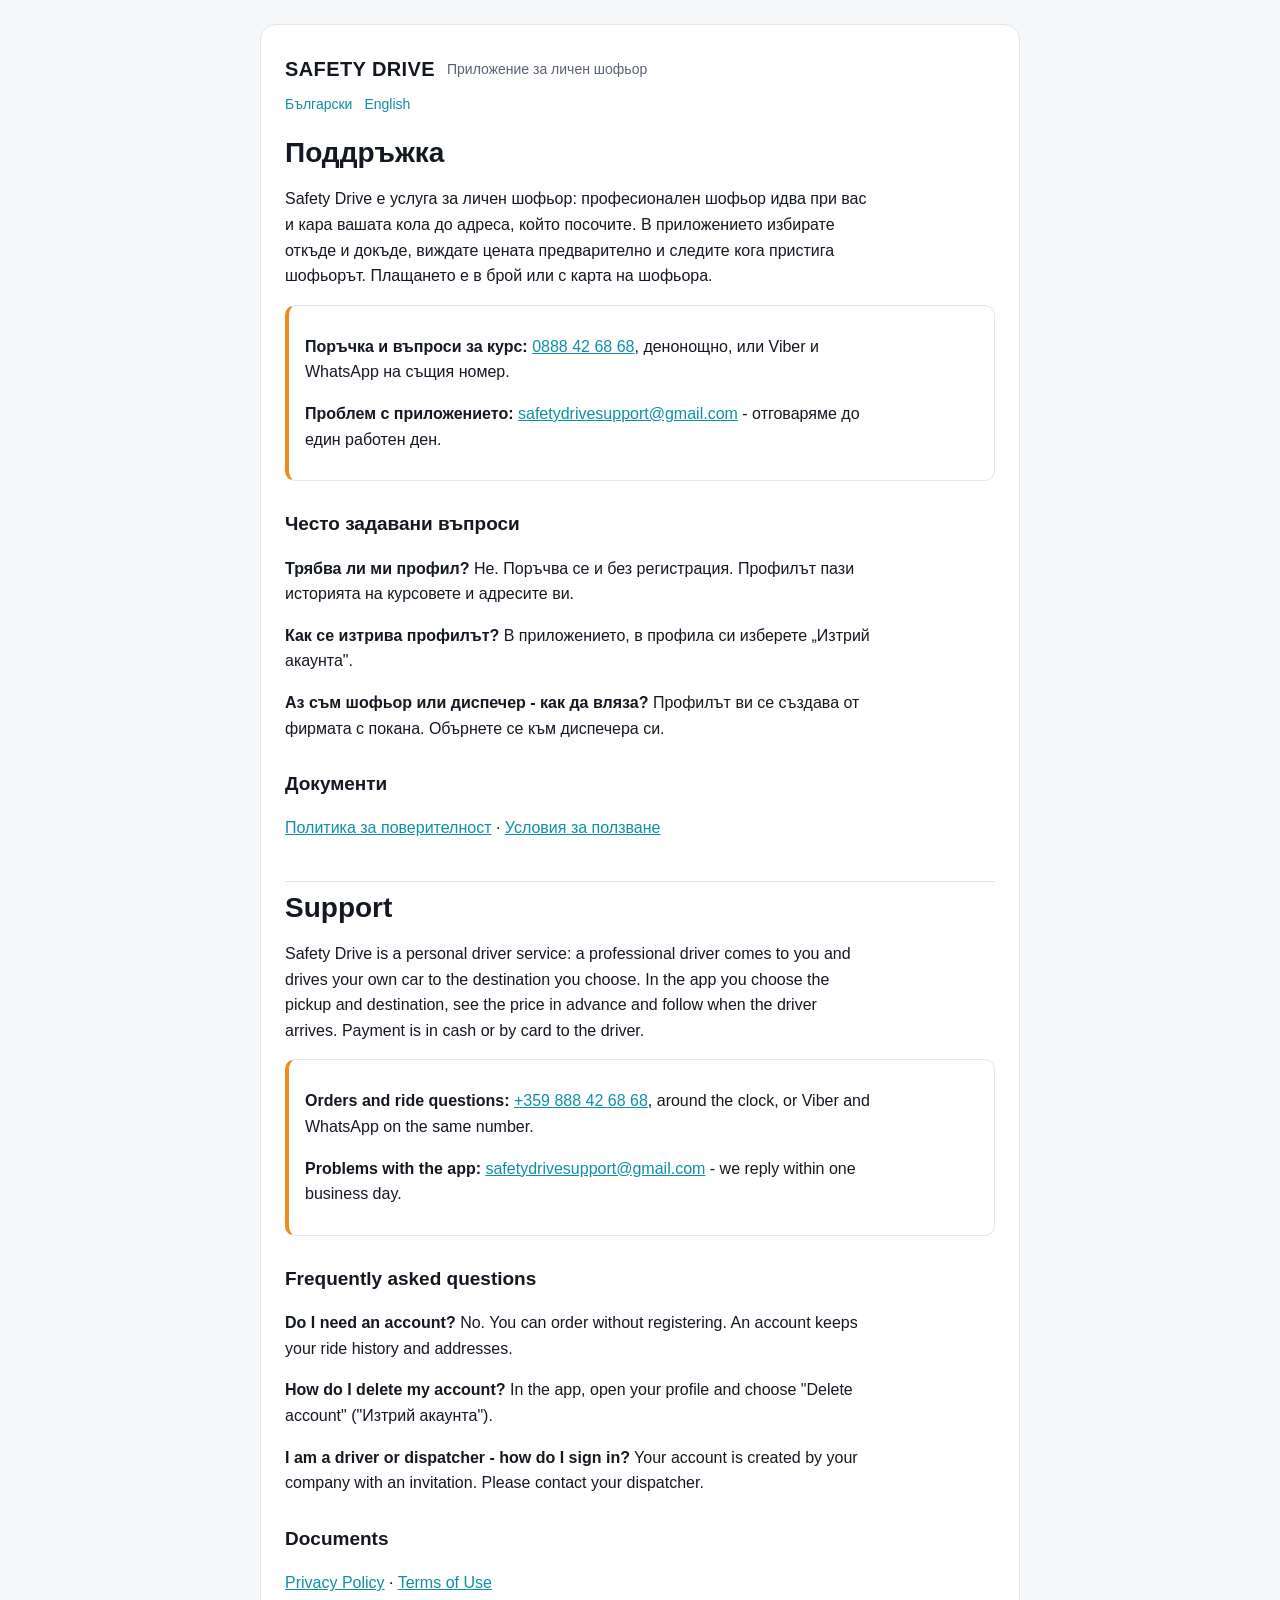
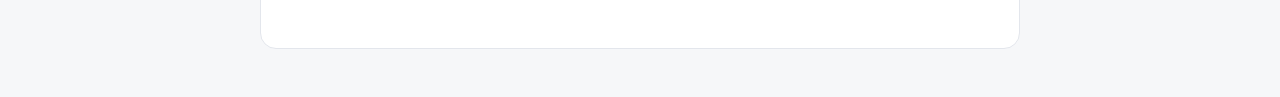
<file: index.html>
<!doctype html>
<html lang="bg">
<head>
<meta charset="utf-8">
<meta name="viewport" content="width=device-width, initial-scale=1">
<title>Safety Drive - Поддръжка</title>
<meta name="description" content="Поддръжка за приложението Safety Drive.">
<link rel="stylesheet" href="style.css">
</head>
<body>
<main>
  <header class="brand"><strong>SAFETY DRIVE</strong><span>Приложение за личен шофьор</span></header>
  <nav class="lang"><a href="#bg">Български</a><a href="#en">English</a></nav>

  <section id="bg" lang="bg">
    <h1>Поддръжка</h1>
    <p>Safety Drive е услуга за личен шофьор: професионален шофьор идва при вас и кара вашата кола до адреса, който посочите. В приложението избирате откъде и докъде, виждате цената предварително и следите кога пристига шофьорът. Плащането е в брой или с карта на шофьора.</p>

    <div class="box">
      <p><strong>Поръчка и въпроси за курс:</strong> <a href="tel:+359888426868">0888 42 68 68</a>, денонощно, или Viber и WhatsApp на същия номер.</p>
      <p><strong>Проблем с приложението:</strong> <a href="mailto:safetydrivesupport@gmail.com">safetydrivesupport@gmail.com</a> - отговаряме до един работен ден.</p>
    </div>

    <h2>Често задавани въпроси</h2>
    <p><strong>Трябва ли ми профил?</strong> Не. Поръчва се и без регистрация. Профилът пази историята на курсовете и адресите ви.</p>
    <p><strong>Как се изтрива профилът?</strong> В приложението, в профила си изберете „Изтрий акаунта".</p>
    <p><strong>Аз съм шофьор или диспечер - как да вляза?</strong> Профилът ви се създава от фирмата с покана. Обърнете се към диспечера си.</p>

    <h2>Документи</h2>
    <p><a href="privacy/">Политика за поверителност</a> · <a href="terms/">Условия за ползване</a></p>
  </section>

  <hr>

  <section id="en" lang="en">
    <h1>Support</h1>
    <p>Safety Drive is a personal driver service: a professional driver comes to you and drives your own car to the destination you choose. In the app you choose the pickup and destination, see the price in advance and follow when the driver arrives. Payment is in cash or by card to the driver.</p>

    <div class="box">
      <p><strong>Orders and ride questions:</strong> <a href="tel:+359888426868">+359 888 42 68 68</a>, around the clock, or Viber and WhatsApp on the same number.</p>
      <p><strong>Problems with the app:</strong> <a href="mailto:safetydrivesupport@gmail.com">safetydrivesupport@gmail.com</a> - we reply within one business day.</p>
    </div>

    <h2>Frequently asked questions</h2>
    <p><strong>Do I need an account?</strong> No. You can order without registering. An account keeps your ride history and addresses.</p>
    <p><strong>How do I delete my account?</strong> In the app, open your profile and choose "Delete account" ("Изтрий акаунта").</p>
    <p><strong>I am a driver or dispatcher - how do I sign in?</strong> Your account is created by your company with an invitation. Please contact your dispatcher.</p>

    <h2>Documents</h2>
    <p><a href="privacy/#en">Privacy Policy</a> · <a href="terms/#en">Terms of Use</a></p>
  </section>
</main>
</body>
</html>
</file>
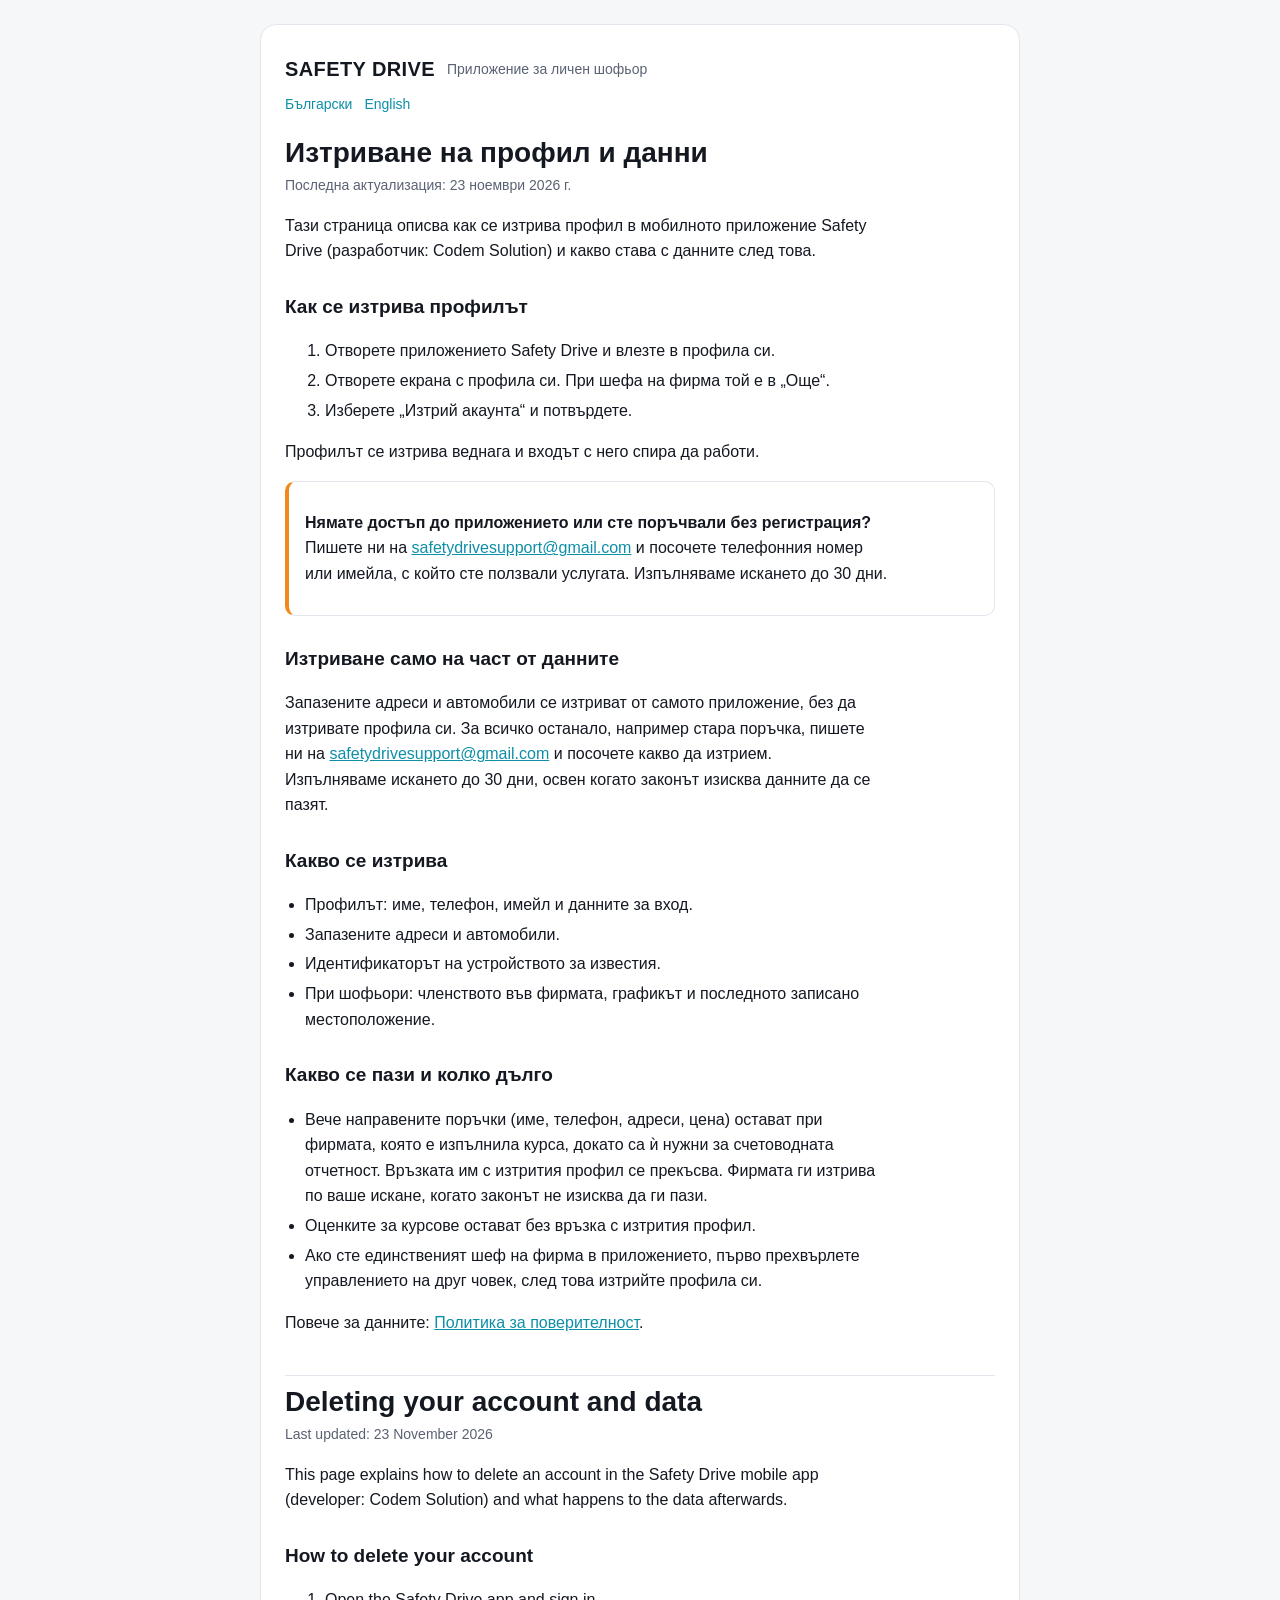
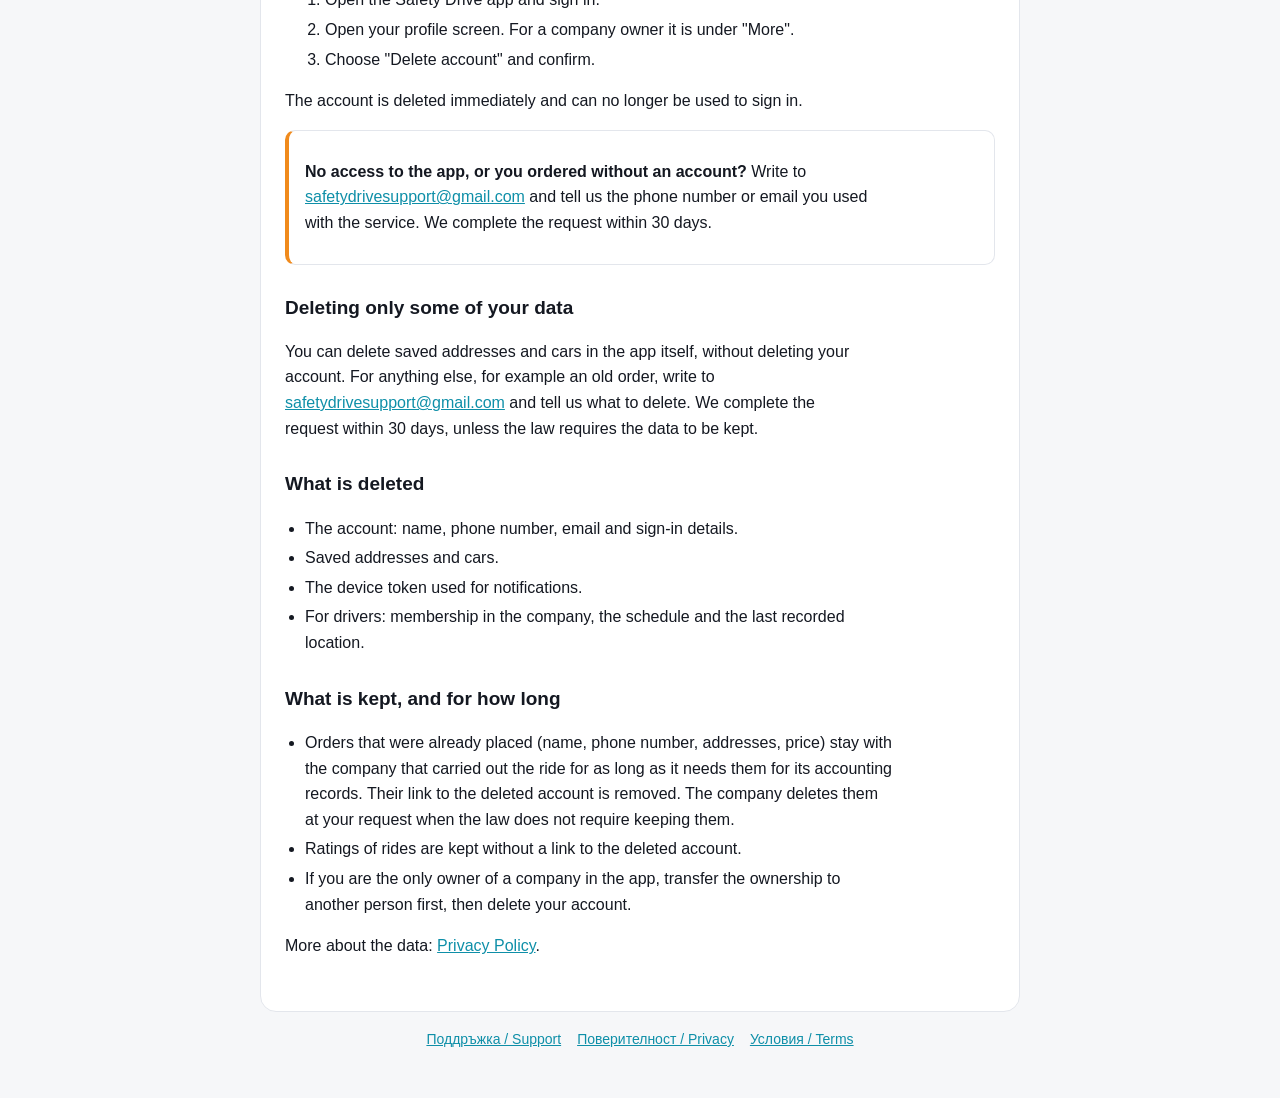
<file: delete-account/index.html>
<!doctype html>
<html lang="bg">
<head>
<meta charset="utf-8">
<meta name="viewport" content="width=device-width, initial-scale=1">
<title>Safety Drive - Изтриване на профил и данни</title>
<meta name="description" content="Как се изтрива профил в приложението Safety Drive и какво става с данните.">
<link rel="stylesheet" href="../style.css">
</head>
<body>
<main>
  <header class="brand"><strong>SAFETY DRIVE</strong><span>Приложение за личен шофьор</span></header>
  <nav class="lang"><a href="#bg">Български</a><a href="#en">English</a></nav>

  <section id="bg" lang="bg">
    <h1>Изтриване на профил и данни</h1>
    <p class="updated">Последна актуализация: 23 ноември 2026 г.</p>

    <p>Тази страница описва как се изтрива профил в мобилното приложение Safety Drive (разработчик: Codem Solution) и какво става с данните след това.</p>

    <h2>Как се изтрива профилът</h2>
    <ol>
      <li>Отворете приложението Safety Drive и влезте в профила си.</li>
      <li>Отворете екрана с профила си. При шефа на фирма той е в „Още“.</li>
      <li>Изберете „Изтрий акаунта“ и потвърдете.</li>
    </ol>
    <p>Профилът се изтрива веднага и входът с него спира да работи.</p>

    <div class="box">
      <p><strong>Нямате достъп до приложението или сте поръчвали без регистрация?</strong> Пишете ни на <a href="mailto:safetydrivesupport@gmail.com?subject=Изтриване%20на%20данни%20Safety%20Drive">safetydrivesupport@gmail.com</a> и посочете телефонния номер или имейла, с който сте ползвали услугата. Изпълняваме искането до 30 дни.</p>
    </div>

    <h2>Изтриване само на част от данните</h2>
    <p>Запазените адреси и автомобили се изтриват от самото приложение, без да изтривате профила си. За всичко останало, например стара поръчка, пишете ни на <a href="mailto:safetydrivesupport@gmail.com?subject=Изтриване%20на%20данни%20Safety%20Drive">safetydrivesupport@gmail.com</a> и посочете какво да изтрием. Изпълняваме искането до 30 дни, освен когато законът изисква данните да се пазят.</p>

    <h2>Какво се изтрива</h2>
    <ul>
      <li>Профилът: име, телефон, имейл и данните за вход.</li>
      <li>Запазените адреси и автомобили.</li>
      <li>Идентификаторът на устройството за известия.</li>
      <li>При шофьори: членството във фирмата, графикът и последното записано местоположение.</li>
    </ul>

    <h2>Какво се пази и колко дълго</h2>
    <ul>
      <li>Вече направените поръчки (име, телефон, адреси, цена) остават при фирмата, която е изпълнила курса, докато са ѝ нужни за счетоводната отчетност. Връзката им с изтрития профил се прекъсва. Фирмата ги изтрива по ваше искане, когато законът не изисква да ги пази.</li>
      <li>Оценките за курсове остават без връзка с изтрития профил.</li>
      <li>Ако сте единственият шеф на фирма в приложението, първо прехвърлете управлението на друг човек, след това изтрийте профила си.</li>
    </ul>

    <p>Повече за данните: <a href="../privacy/">Политика за поверителност</a>.</p>
  </section>

  <hr>

  <section id="en" lang="en">
    <h1>Deleting your account and data</h1>
    <p class="updated">Last updated: 23 November 2026</p>

    <p>This page explains how to delete an account in the Safety Drive mobile app (developer: Codem Solution) and what happens to the data afterwards.</p>

    <h2>How to delete your account</h2>
    <ol>
      <li>Open the Safety Drive app and sign in.</li>
      <li>Open your profile screen. For a company owner it is under "More".</li>
      <li>Choose "Delete account" and confirm.</li>
    </ol>
    <p>The account is deleted immediately and can no longer be used to sign in.</p>

    <div class="box">
      <p><strong>No access to the app, or you ordered without an account?</strong> Write to <a href="mailto:safetydrivesupport@gmail.com?subject=Safety%20Drive%20data%20deletion">safetydrivesupport@gmail.com</a> and tell us the phone number or email you used with the service. We complete the request within 30 days.</p>
    </div>

    <h2>Deleting only some of your data</h2>
    <p>You can delete saved addresses and cars in the app itself, without deleting your account. For anything else, for example an old order, write to <a href="mailto:safetydrivesupport@gmail.com?subject=Safety%20Drive%20data%20deletion">safetydrivesupport@gmail.com</a> and tell us what to delete. We complete the request within 30 days, unless the law requires the data to be kept.</p>

    <h2>What is deleted</h2>
    <ul>
      <li>The account: name, phone number, email and sign-in details.</li>
      <li>Saved addresses and cars.</li>
      <li>The device token used for notifications.</li>
      <li>For drivers: membership in the company, the schedule and the last recorded location.</li>
    </ul>

    <h2>What is kept, and for how long</h2>
    <ul>
      <li>Orders that were already placed (name, phone number, addresses, price) stay with the company that carried out the ride for as long as it needs them for its accounting records. Their link to the deleted account is removed. The company deletes them at your request when the law does not require keeping them.</li>
      <li>Ratings of rides are kept without a link to the deleted account.</li>
      <li>If you are the only owner of a company in the app, transfer the ownership to another person first, then delete your account.</li>
    </ul>

    <p>More about the data: <a href="../privacy/#en">Privacy Policy</a>.</p>
  </section>
</main>
<footer><a href="../">Поддръжка / Support</a><a href="../privacy/">Поверителност / Privacy</a><a href="../terms/">Условия / Terms</a></footer>
</body>
</html>
</file>
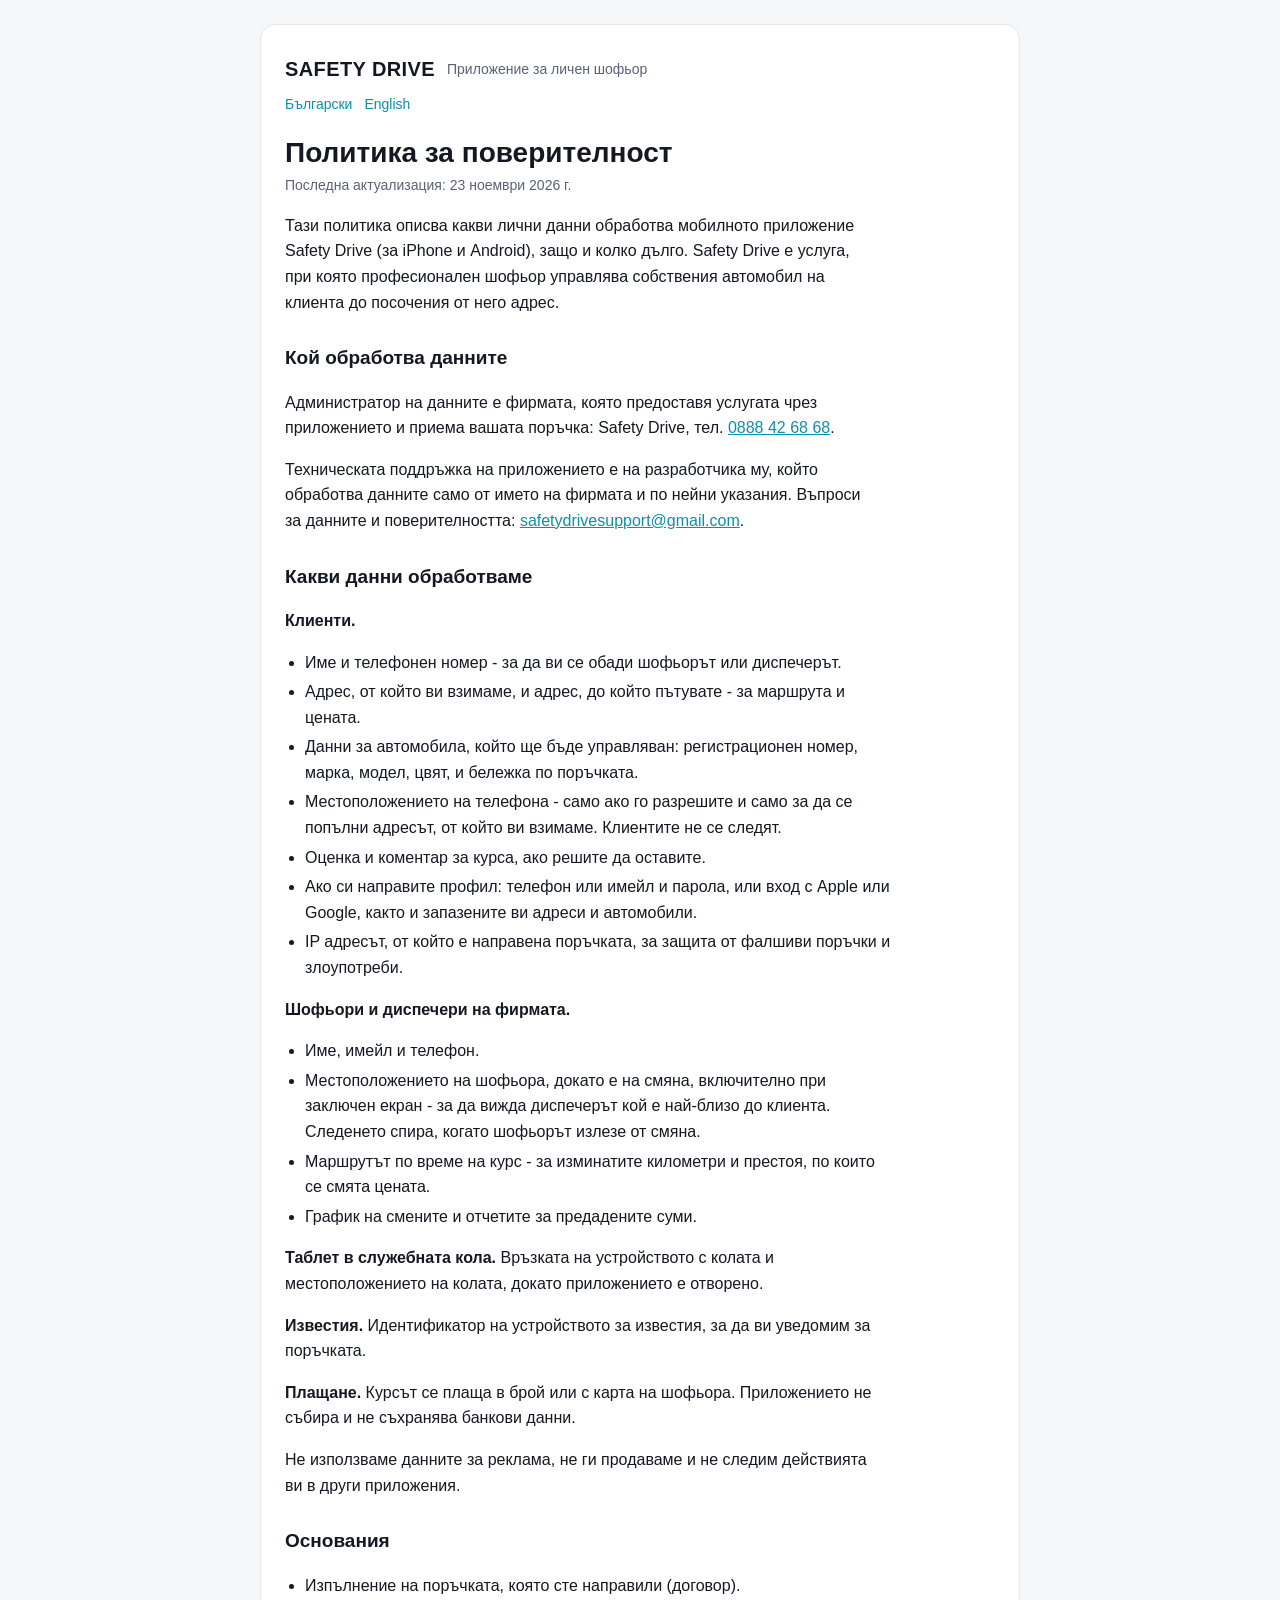
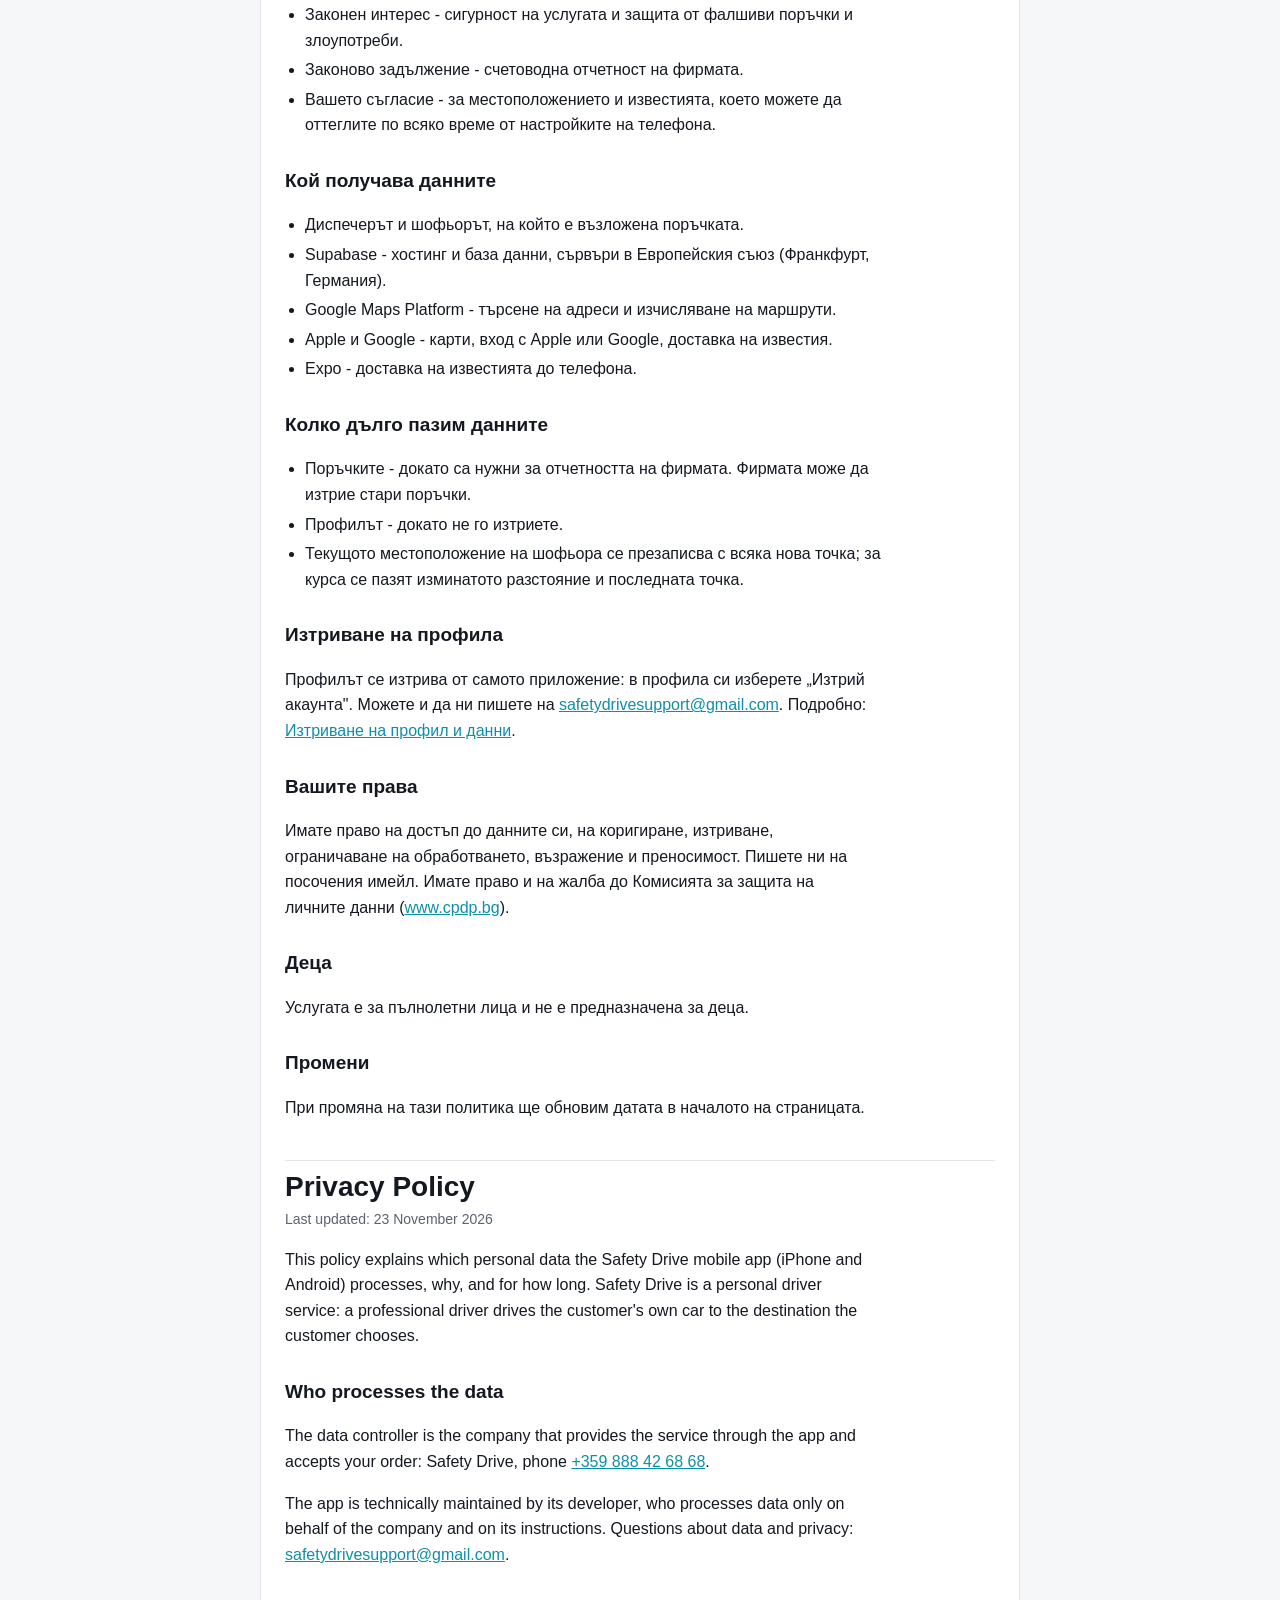
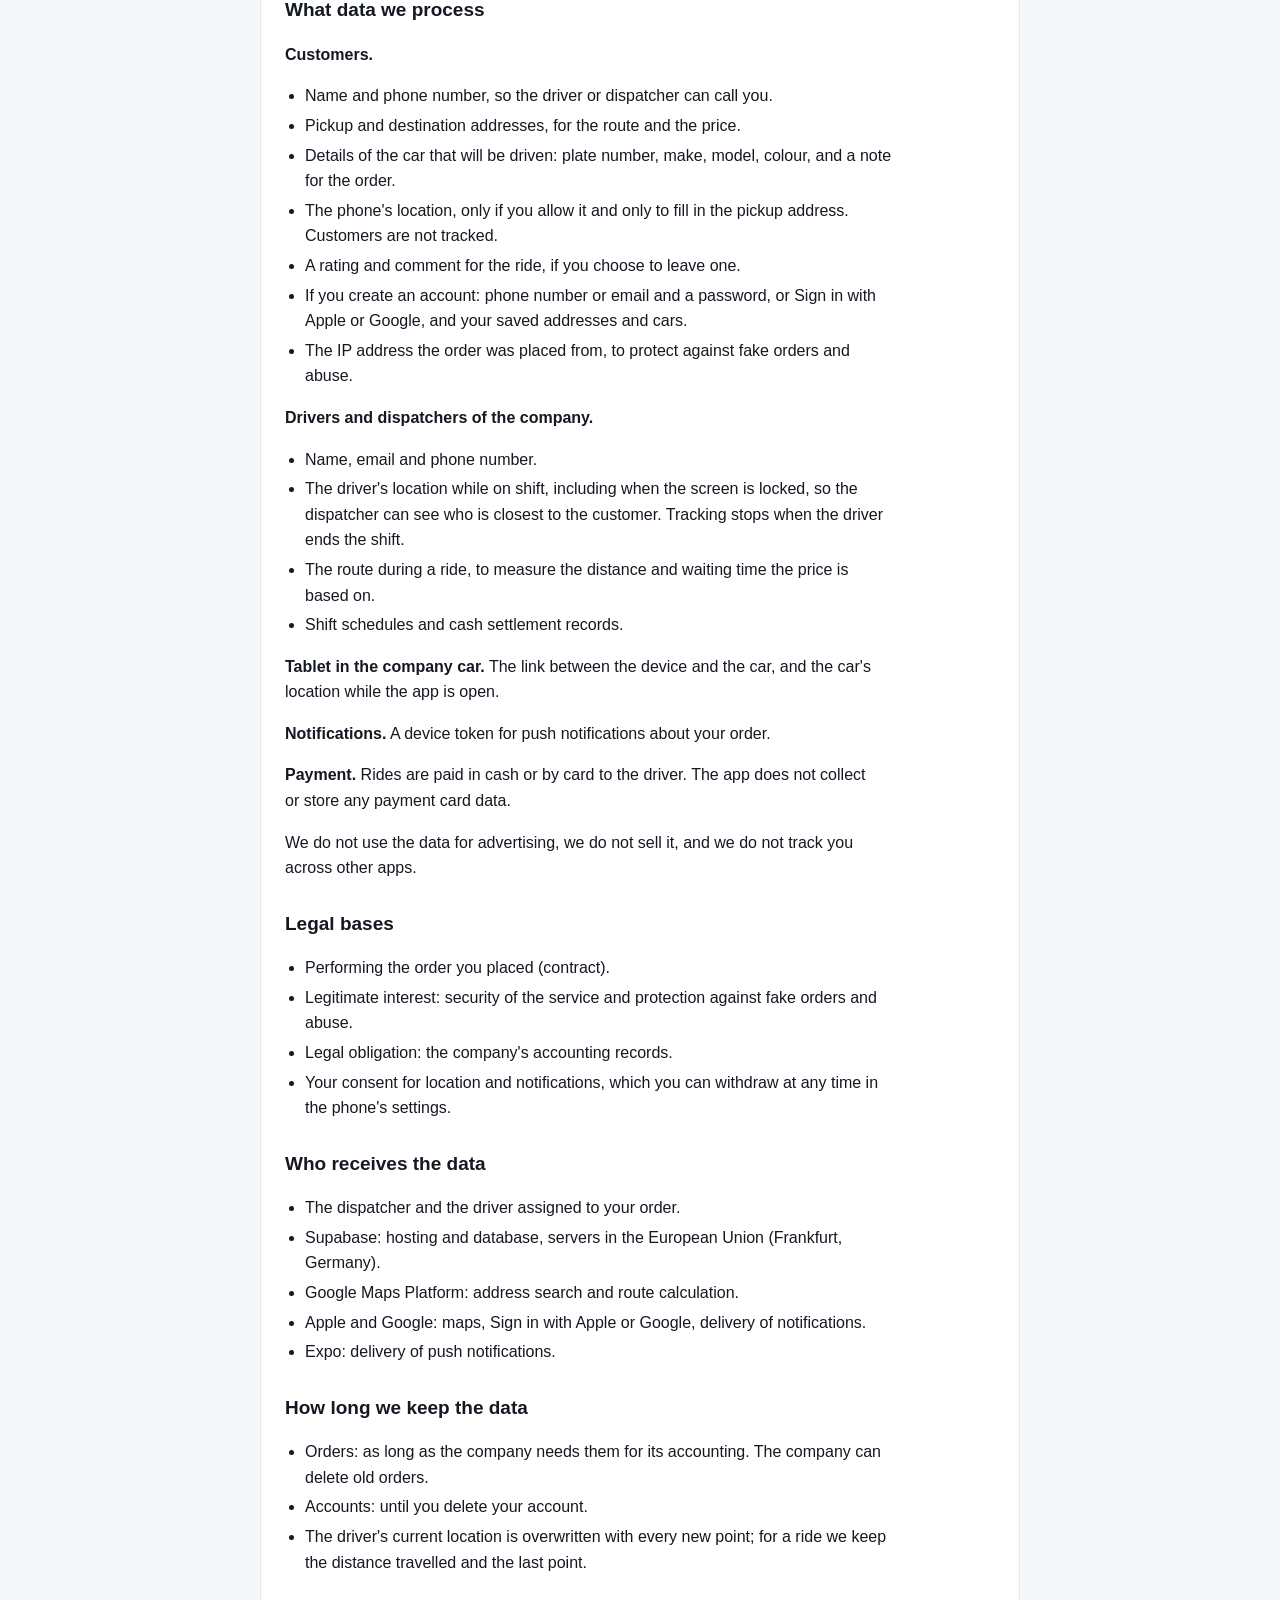
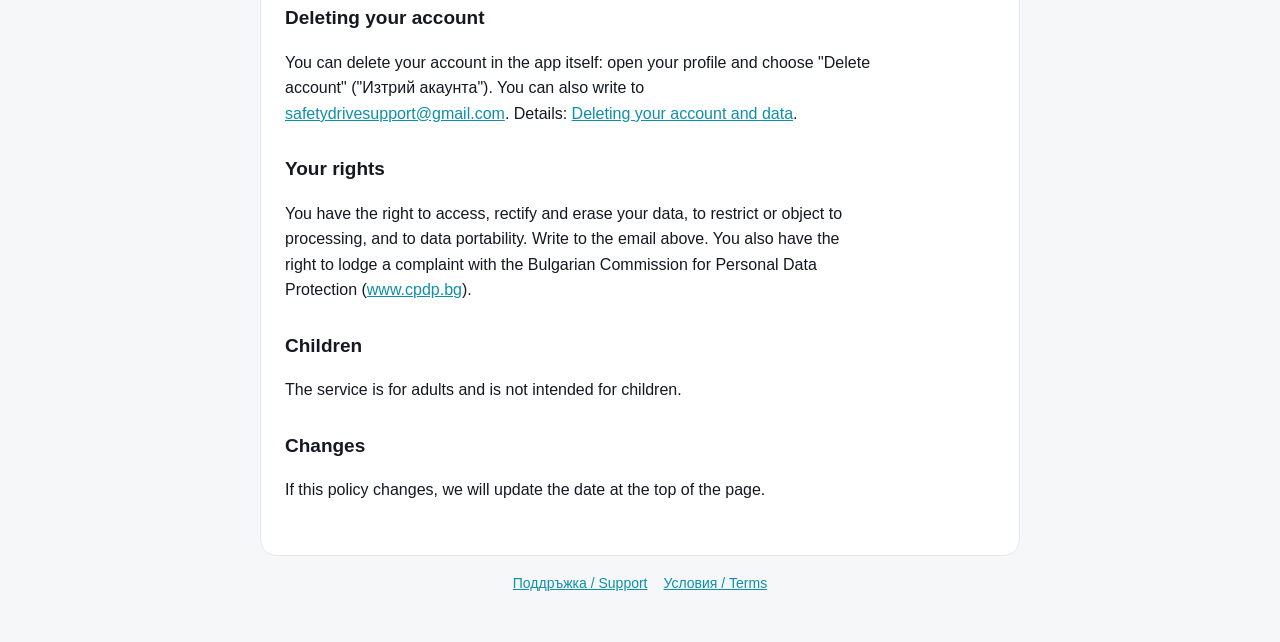
<file: privacy/index.html>
<!doctype html>
<html lang="bg">
<head>
<meta charset="utf-8">
<meta name="viewport" content="width=device-width, initial-scale=1">
<title>Safety Drive - Политика за поверителност</title>
<meta name="description" content="Как приложението Safety Drive обработва личните данни.">
<link rel="stylesheet" href="../style.css">
</head>
<body>
<main>
  <header class="brand"><strong>SAFETY DRIVE</strong><span>Приложение за личен шофьор</span></header>
  <nav class="lang"><a href="#bg">Български</a><a href="#en">English</a></nav>

  <section id="bg" lang="bg">
    <h1>Политика за поверителност</h1>
    <p class="updated">Последна актуализация: 23 ноември 2026 г.</p>

    <p>Тази политика описва какви лични данни обработва мобилното приложение Safety Drive (за iPhone и Android), защо и колко дълго. Safety Drive е услуга, при която професионален шофьор управлява собствения автомобил на клиента до посочения от него адрес.</p>

    <h2>Кой обработва данните</h2>
    <p>Администратор на данните е фирмата, която предоставя услугата чрез приложението и приема вашата поръчка: Safety Drive, тел. <a href="tel:+359888426868">0888 42 68 68</a>.</p>
    <p>Техническата поддръжка на приложението е на разработчика му, който обработва данните само от името на фирмата и по нейни указания. Въпроси за данните и поверителността: <a href="mailto:safetydrivesupport@gmail.com">safetydrivesupport@gmail.com</a>.</p>

    <h2>Какви данни обработваме</h2>
    <p><strong>Клиенти.</strong></p>
    <ul>
      <li>Име и телефонен номер - за да ви се обади шофьорът или диспечерът.</li>
      <li>Адрес, от който ви взимаме, и адрес, до който пътувате - за маршрута и цената.</li>
      <li>Данни за автомобила, който ще бъде управляван: регистрационен номер, марка, модел, цвят, и бележка по поръчката.</li>
      <li>Местоположението на телефона - само ако го разрешите и само за да се попълни адресът, от който ви взимаме. Клиентите не се следят.</li>
      <li>Оценка и коментар за курса, ако решите да оставите.</li>
      <li>Ако си направите профил: телефон или имейл и парола, или вход с Apple или Google, както и запазените ви адреси и автомобили.</li>
      <li>IP адресът, от който е направена поръчката, за защита от фалшиви поръчки и злоупотреби.</li>
    </ul>
    <p><strong>Шофьори и диспечери на фирмата.</strong></p>
    <ul>
      <li>Име, имейл и телефон.</li>
      <li>Местоположението на шофьора, докато е на смяна, включително при заключен екран - за да вижда диспечерът кой е най-близо до клиента. Следенето спира, когато шофьорът излезе от смяна.</li>
      <li>Маршрутът по време на курс - за изминатите километри и престоя, по които се смята цената.</li>
      <li>График на смените и отчетите за предадените суми.</li>
    </ul>
    <p><strong>Таблет в служебната кола.</strong> Връзката на устройството с колата и местоположението на колата, докато приложението е отворено.</p>
    <p><strong>Известия.</strong> Идентификатор на устройството за известия, за да ви уведомим за поръчката.</p>
    <p><strong>Плащане.</strong> Курсът се плаща в брой или с карта на шофьора. Приложението не събира и не съхранява банкови данни.</p>
    <p>Не използваме данните за реклама, не ги продаваме и не следим действията ви в други приложения.</p>

    <h2>Основания</h2>
    <ul>
      <li>Изпълнение на поръчката, която сте направили (договор).</li>
      <li>Законен интерес - сигурност на услугата и защита от фалшиви поръчки и злоупотреби.</li>
      <li>Законово задължение - счетоводна отчетност на фирмата.</li>
      <li>Вашето съгласие - за местоположението и известията, което можете да оттеглите по всяко време от настройките на телефона.</li>
    </ul>

    <h2>Кой получава данните</h2>
    <ul>
      <li>Диспечерът и шофьорът, на който е възложена поръчката.</li>
      <li>Supabase - хостинг и база данни, сървъри в Европейския съюз (Франкфурт, Германия).</li>
      <li>Google Maps Platform - търсене на адреси и изчисляване на маршрути.</li>
      <li>Apple и Google - карти, вход с Apple или Google, доставка на известия.</li>
      <li>Expo - доставка на известията до телефона.</li>
    </ul>

    <h2>Колко дълго пазим данните</h2>
    <ul>
      <li>Поръчките - докато са нужни за отчетността на фирмата. Фирмата може да изтрие стари поръчки.</li>
      <li>Профилът - докато не го изтриете.</li>
      <li>Текущото местоположение на шофьора се презаписва с всяка нова точка; за курса се пазят изминатото разстояние и последната точка.</li>
    </ul>

    <h2>Изтриване на профила</h2>
    <p>Профилът се изтрива от самото приложение: в профила си изберете „Изтрий акаунта". Можете и да ни пишете на <a href="mailto:safetydrivesupport@gmail.com">safetydrivesupport@gmail.com</a>. Подробно: <a href="../delete-account/">Изтриване на профил и данни</a>.</p>

    <h2>Вашите права</h2>
    <p>Имате право на достъп до данните си, на коригиране, изтриване, ограничаване на обработването, възражение и преносимост. Пишете ни на посочения имейл. Имате право и на жалба до Комисията за защита на личните данни (<a href="https://www.cpdp.bg">www.cpdp.bg</a>).</p>

    <h2>Деца</h2>
    <p>Услугата е за пълнолетни лица и не е предназначена за деца.</p>

    <h2>Промени</h2>
    <p>При промяна на тази политика ще обновим датата в началото на страницата.</p>
  </section>

  <hr>

  <section id="en" lang="en">
    <h1>Privacy Policy</h1>
    <p class="updated">Last updated: 23 November 2026</p>

    <p>This policy explains which personal data the Safety Drive mobile app (iPhone and Android) processes, why, and for how long. Safety Drive is a personal driver service: a professional driver drives the customer's own car to the destination the customer chooses.</p>

    <h2>Who processes the data</h2>
    <p>The data controller is the company that provides the service through the app and accepts your order: Safety Drive, phone <a href="tel:+359888426868">+359 888 42 68 68</a>.</p>
    <p>The app is technically maintained by its developer, who processes data only on behalf of the company and on its instructions. Questions about data and privacy: <a href="mailto:safetydrivesupport@gmail.com">safetydrivesupport@gmail.com</a>.</p>

    <h2>What data we process</h2>
    <p><strong>Customers.</strong></p>
    <ul>
      <li>Name and phone number, so the driver or dispatcher can call you.</li>
      <li>Pickup and destination addresses, for the route and the price.</li>
      <li>Details of the car that will be driven: plate number, make, model, colour, and a note for the order.</li>
      <li>The phone's location, only if you allow it and only to fill in the pickup address. Customers are not tracked.</li>
      <li>A rating and comment for the ride, if you choose to leave one.</li>
      <li>If you create an account: phone number or email and a password, or Sign in with Apple or Google, and your saved addresses and cars.</li>
      <li>The IP address the order was placed from, to protect against fake orders and abuse.</li>
    </ul>
    <p><strong>Drivers and dispatchers of the company.</strong></p>
    <ul>
      <li>Name, email and phone number.</li>
      <li>The driver's location while on shift, including when the screen is locked, so the dispatcher can see who is closest to the customer. Tracking stops when the driver ends the shift.</li>
      <li>The route during a ride, to measure the distance and waiting time the price is based on.</li>
      <li>Shift schedules and cash settlement records.</li>
    </ul>
    <p><strong>Tablet in the company car.</strong> The link between the device and the car, and the car's location while the app is open.</p>
    <p><strong>Notifications.</strong> A device token for push notifications about your order.</p>
    <p><strong>Payment.</strong> Rides are paid in cash or by card to the driver. The app does not collect or store any payment card data.</p>
    <p>We do not use the data for advertising, we do not sell it, and we do not track you across other apps.</p>

    <h2>Legal bases</h2>
    <ul>
      <li>Performing the order you placed (contract).</li>
      <li>Legitimate interest: security of the service and protection against fake orders and abuse.</li>
      <li>Legal obligation: the company's accounting records.</li>
      <li>Your consent for location and notifications, which you can withdraw at any time in the phone's settings.</li>
    </ul>

    <h2>Who receives the data</h2>
    <ul>
      <li>The dispatcher and the driver assigned to your order.</li>
      <li>Supabase: hosting and database, servers in the European Union (Frankfurt, Germany).</li>
      <li>Google Maps Platform: address search and route calculation.</li>
      <li>Apple and Google: maps, Sign in with Apple or Google, delivery of notifications.</li>
      <li>Expo: delivery of push notifications.</li>
    </ul>

    <h2>How long we keep the data</h2>
    <ul>
      <li>Orders: as long as the company needs them for its accounting. The company can delete old orders.</li>
      <li>Accounts: until you delete your account.</li>
      <li>The driver's current location is overwritten with every new point; for a ride we keep the distance travelled and the last point.</li>
    </ul>

    <h2>Deleting your account</h2>
    <p>You can delete your account in the app itself: open your profile and choose "Delete account" ("Изтрий акаунта"). You can also write to <a href="mailto:safetydrivesupport@gmail.com">safetydrivesupport@gmail.com</a>. Details: <a href="../delete-account/#en">Deleting your account and data</a>.</p>

    <h2>Your rights</h2>
    <p>You have the right to access, rectify and erase your data, to restrict or object to processing, and to data portability. Write to the email above. You also have the right to lodge a complaint with the Bulgarian Commission for Personal Data Protection (<a href="https://www.cpdp.bg">www.cpdp.bg</a>).</p>

    <h2>Children</h2>
    <p>The service is for adults and is not intended for children.</p>

    <h2>Changes</h2>
    <p>If this policy changes, we will update the date at the top of the page.</p>
  </section>
</main>
<footer><a href="../">Поддръжка / Support</a><a href="../terms/">Условия / Terms</a></footer>
</body>
</html>
</file>
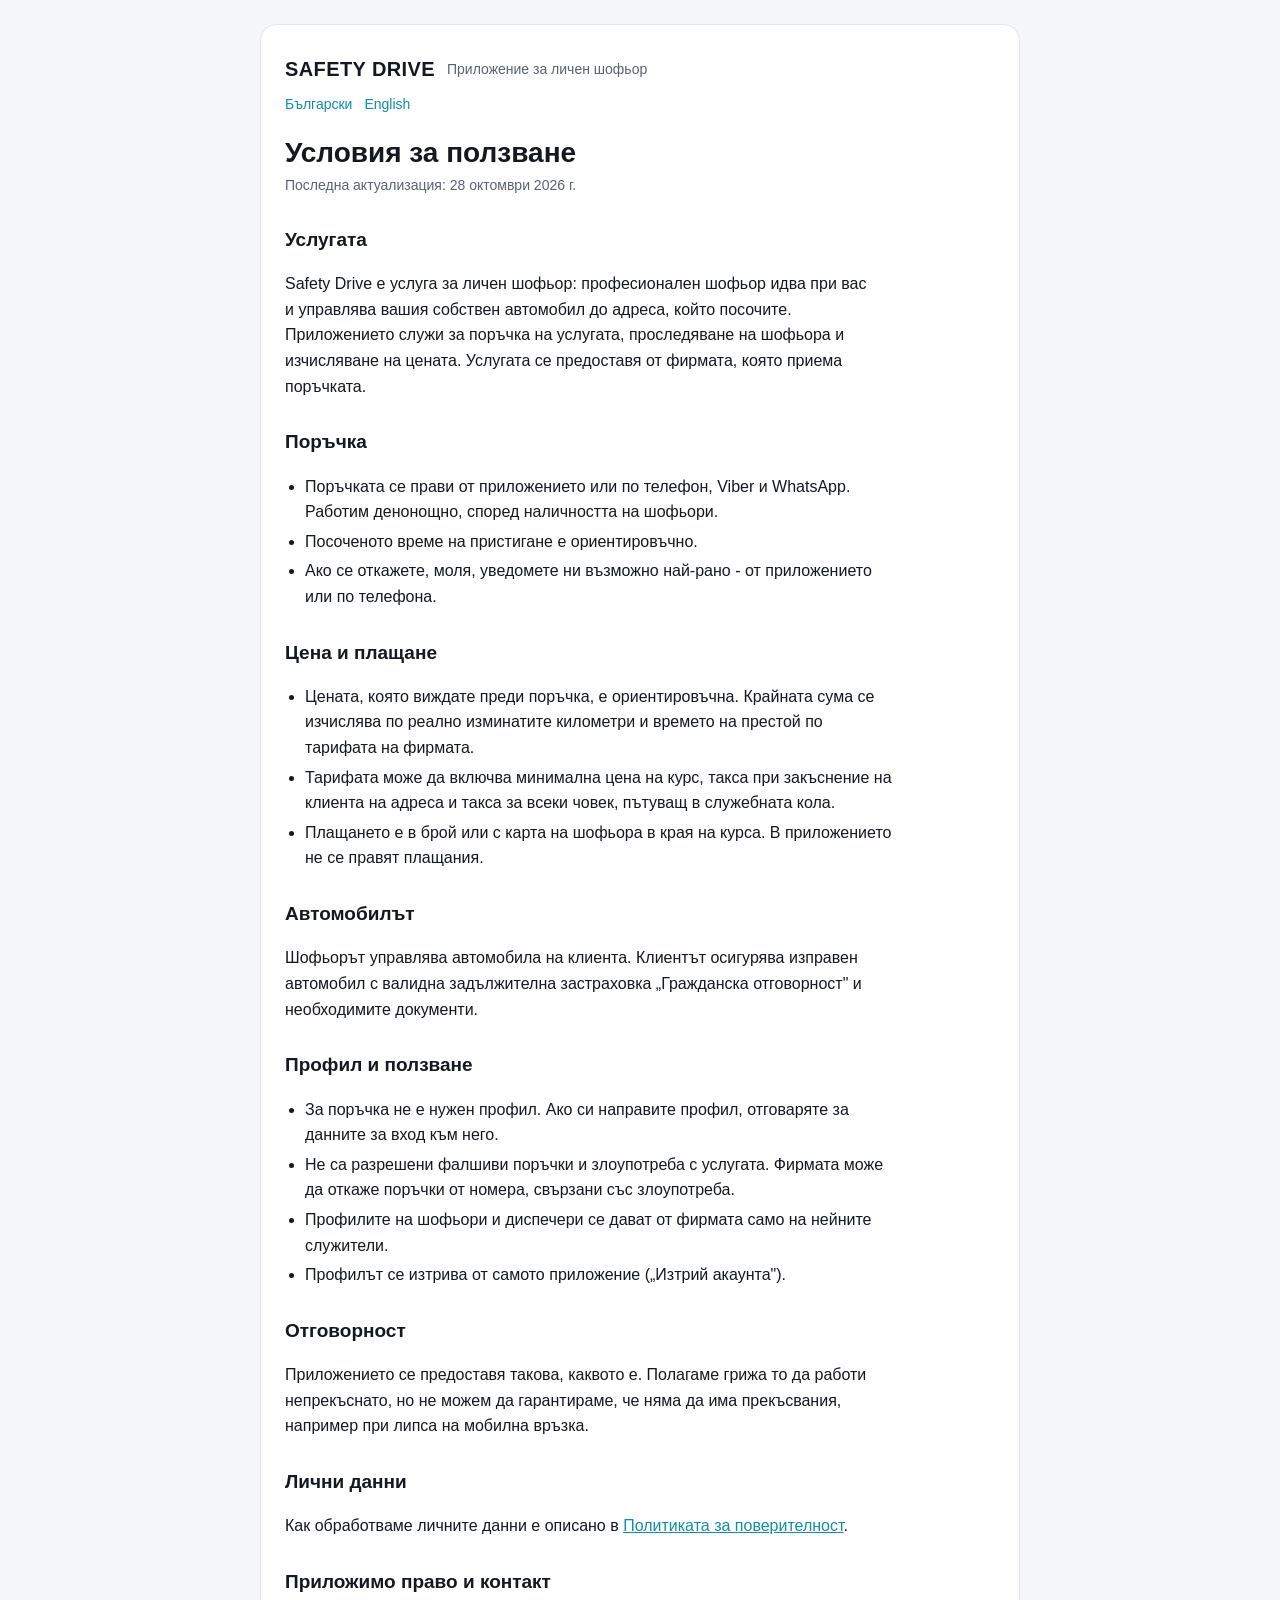
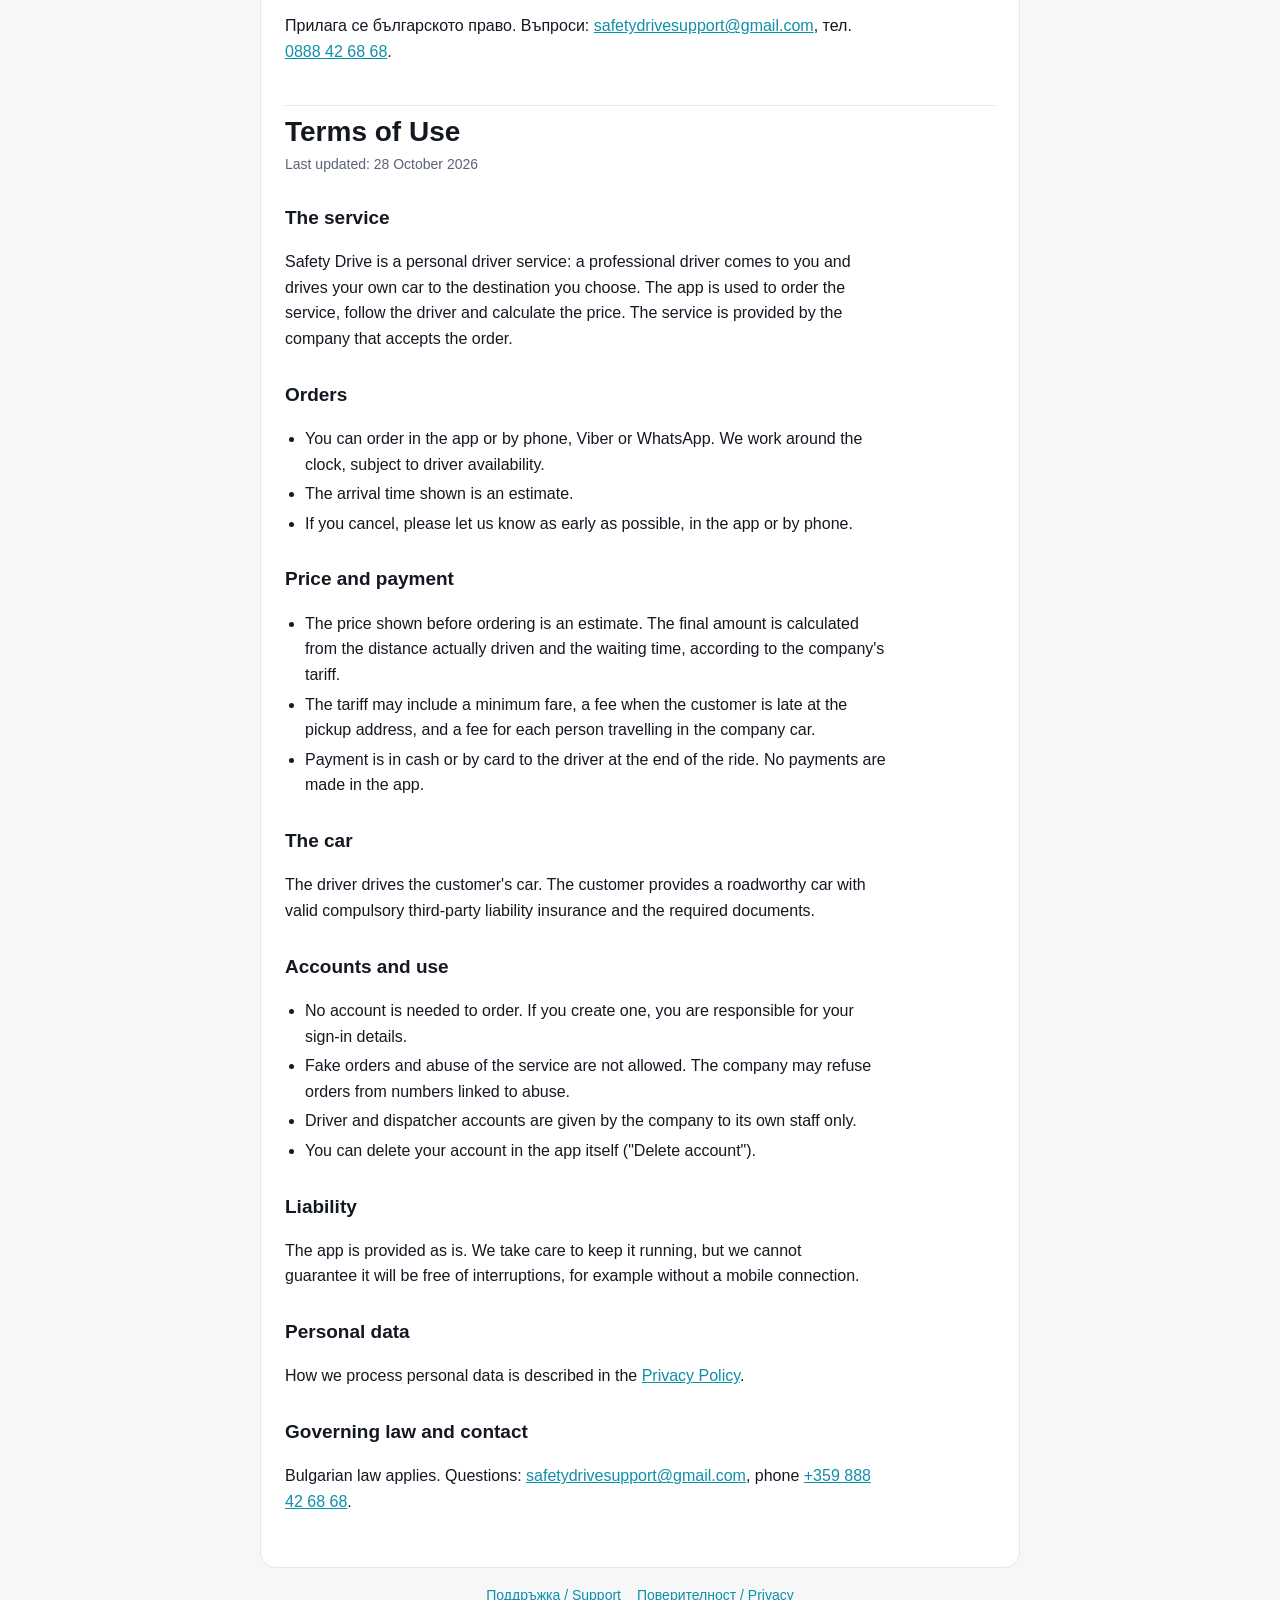
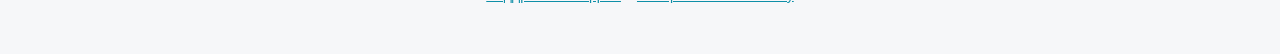
<file: terms/index.html>
<!doctype html>
<html lang="bg">
<head>
<meta charset="utf-8">
<meta name="viewport" content="width=device-width, initial-scale=1">
<title>Safety Drive - Условия за ползване</title>
<meta name="description" content="Условия за ползване на приложението Safety Drive.">
<link rel="stylesheet" href="../style.css">
</head>
<body>
<main>
  <header class="brand"><strong>SAFETY DRIVE</strong><span>Приложение за личен шофьор</span></header>
  <nav class="lang"><a href="#bg">Български</a><a href="#en">English</a></nav>

  <section id="bg" lang="bg">
    <h1>Условия за ползване</h1>
    <p class="updated">Последна актуализация: 28 октомври 2026 г.</p>

    <h2>Услугата</h2>
    <p>Safety Drive е услуга за личен шофьор: професионален шофьор идва при вас и управлява вашия собствен автомобил до адреса, който посочите. Приложението служи за поръчка на услугата, проследяване на шофьора и изчисляване на цената. Услугата се предоставя от фирмата, която приема поръчката.</p>

    <h2>Поръчка</h2>
    <ul>
      <li>Поръчката се прави от приложението или по телефон, Viber и WhatsApp. Работим денонощно, според наличността на шофьори.</li>
      <li>Посоченото време на пристигане е ориентировъчно.</li>
      <li>Ако се откажете, моля, уведомете ни възможно най-рано - от приложението или по телефона.</li>
    </ul>

    <h2>Цена и плащане</h2>
    <ul>
      <li>Цената, която виждате преди поръчка, е ориентировъчна. Крайната сума се изчислява по реално изминатите километри и времето на престой по тарифата на фирмата.</li>
      <li>Тарифата може да включва минимална цена на курс, такса при закъснение на клиента на адреса и такса за всеки човек, пътуващ в служебната кола.</li>
      <li>Плащането е в брой или с карта на шофьора в края на курса. В приложението не се правят плащания.</li>
    </ul>

    <h2>Автомобилът</h2>
    <p>Шофьорът управлява автомобила на клиента. Клиентът осигурява изправен автомобил с валидна задължителна застраховка „Гражданска отговорност" и необходимите документи.</p>

    <h2>Профил и ползване</h2>
    <ul>
      <li>За поръчка не е нужен профил. Ако си направите профил, отговаряте за данните за вход към него.</li>
      <li>Не са разрешени фалшиви поръчки и злоупотреба с услугата. Фирмата може да откаже поръчки от номера, свързани със злоупотреба.</li>
      <li>Профилите на шофьори и диспечери се дават от фирмата само на нейните служители.</li>
      <li>Профилът се изтрива от самото приложение („Изтрий акаунта").</li>
    </ul>

    <h2>Отговорност</h2>
    <p>Приложението се предоставя такова, каквото е. Полагаме грижа то да работи непрекъснато, но не можем да гарантираме, че няма да има прекъсвания, например при липса на мобилна връзка.</p>

    <h2>Лични данни</h2>
    <p>Как обработваме личните данни е описано в <a href="../privacy/">Политиката за поверителност</a>.</p>

    <h2>Приложимо право и контакт</h2>
    <p>Прилага се българското право. Въпроси: <a href="mailto:safetydrivesupport@gmail.com">safetydrivesupport@gmail.com</a>, тел. <a href="tel:+359888426868">0888 42 68 68</a>.</p>
  </section>

  <hr>

  <section id="en" lang="en">
    <h1>Terms of Use</h1>
    <p class="updated">Last updated: 28 October 2026</p>

    <h2>The service</h2>
    <p>Safety Drive is a personal driver service: a professional driver comes to you and drives your own car to the destination you choose. The app is used to order the service, follow the driver and calculate the price. The service is provided by the company that accepts the order.</p>

    <h2>Orders</h2>
    <ul>
      <li>You can order in the app or by phone, Viber or WhatsApp. We work around the clock, subject to driver availability.</li>
      <li>The arrival time shown is an estimate.</li>
      <li>If you cancel, please let us know as early as possible, in the app or by phone.</li>
    </ul>

    <h2>Price and payment</h2>
    <ul>
      <li>The price shown before ordering is an estimate. The final amount is calculated from the distance actually driven and the waiting time, according to the company's tariff.</li>
      <li>The tariff may include a minimum fare, a fee when the customer is late at the pickup address, and a fee for each person travelling in the company car.</li>
      <li>Payment is in cash or by card to the driver at the end of the ride. No payments are made in the app.</li>
    </ul>

    <h2>The car</h2>
    <p>The driver drives the customer's car. The customer provides a roadworthy car with valid compulsory third-party liability insurance and the required documents.</p>

    <h2>Accounts and use</h2>
    <ul>
      <li>No account is needed to order. If you create one, you are responsible for your sign-in details.</li>
      <li>Fake orders and abuse of the service are not allowed. The company may refuse orders from numbers linked to abuse.</li>
      <li>Driver and dispatcher accounts are given by the company to its own staff only.</li>
      <li>You can delete your account in the app itself ("Delete account").</li>
    </ul>

    <h2>Liability</h2>
    <p>The app is provided as is. We take care to keep it running, but we cannot guarantee it will be free of interruptions, for example without a mobile connection.</p>

    <h2>Personal data</h2>
    <p>How we process personal data is described in the <a href="../privacy/#en">Privacy Policy</a>.</p>

    <h2>Governing law and contact</h2>
    <p>Bulgarian law applies. Questions: <a href="mailto:safetydrivesupport@gmail.com">safetydrivesupport@gmail.com</a>, phone <a href="tel:+359888426868">+359 888 42 68 68</a>.</p>
  </section>
</main>
<footer><a href="../">Поддръжка / Support</a><a href="../privacy/">Поверителност / Privacy</a></footer>
</body>
</html>
</file>
<file: style.css>
:root {
  --bg: #f6f7f9;
  --paper: #ffffff;
  --ink: #141821;
  --muted: #5a6273;
  --line: #e3e6ec;
  --accent: #0e8fa8;
  --accent-strong: #f08a1c;
}
@media (prefers-color-scheme: dark) {
  :root {
    --bg: #0e121b;
    --paper: #161b26;
    --ink: #eef1f6;
    --muted: #9aa3b5;
    --line: #262d3b;
    --accent: #2ccfe8;
    --accent-strong: #ff9a2e;
  }
}
* { box-sizing: border-box; }
html { -webkit-text-size-adjust: 100%; }
body {
  margin: 0;
  background: var(--bg);
  color: var(--ink);
  font: 16px/1.6 -apple-system, BlinkMacSystemFont, "Segoe UI", Roboto, "Helvetica Neue", Arial, sans-serif;
  padding: 24px 16px 48px;
}
main {
  max-width: 760px;
  margin: 0 auto;
  background: var(--paper);
  border: 1px solid var(--line);
  border-radius: 16px;
  padding: 28px 24px 36px;
}
header.brand { display: flex; align-items: center; gap: 12px; margin-bottom: 8px; }
header.brand strong { font-size: 20px; letter-spacing: 0.02em; }
header.brand span { color: var(--muted); font-size: 14px; }
nav.lang { font-size: 14px; margin: 4px 0 20px; color: var(--muted); }
nav.lang a { color: var(--accent); text-decoration: none; margin-right: 12px; }
h1 { font-size: 28px; line-height: 1.25; margin: 8px 0 4px; text-wrap: balance; }
h2 { font-size: 19px; margin: 28px 0 8px; text-wrap: balance; }
p, li { max-width: 66ch; }
ul { padding-left: 20px; }
li { margin: 4px 0; }
a { color: var(--accent); }
.updated { color: var(--muted); font-size: 14px; margin: 0 0 16px; }
.box {
  border: 1px solid var(--line);
  border-left: 4px solid var(--accent-strong);
  border-radius: 10px;
  padding: 12px 16px;
  margin: 16px 0;
}
hr { border: 0; border-top: 1px solid var(--line); margin: 40px 0 8px; }
footer { max-width: 760px; margin: 16px auto 0; color: var(--muted); font-size: 14px; text-align: center; }
footer a { margin: 0 8px; }
</file>
